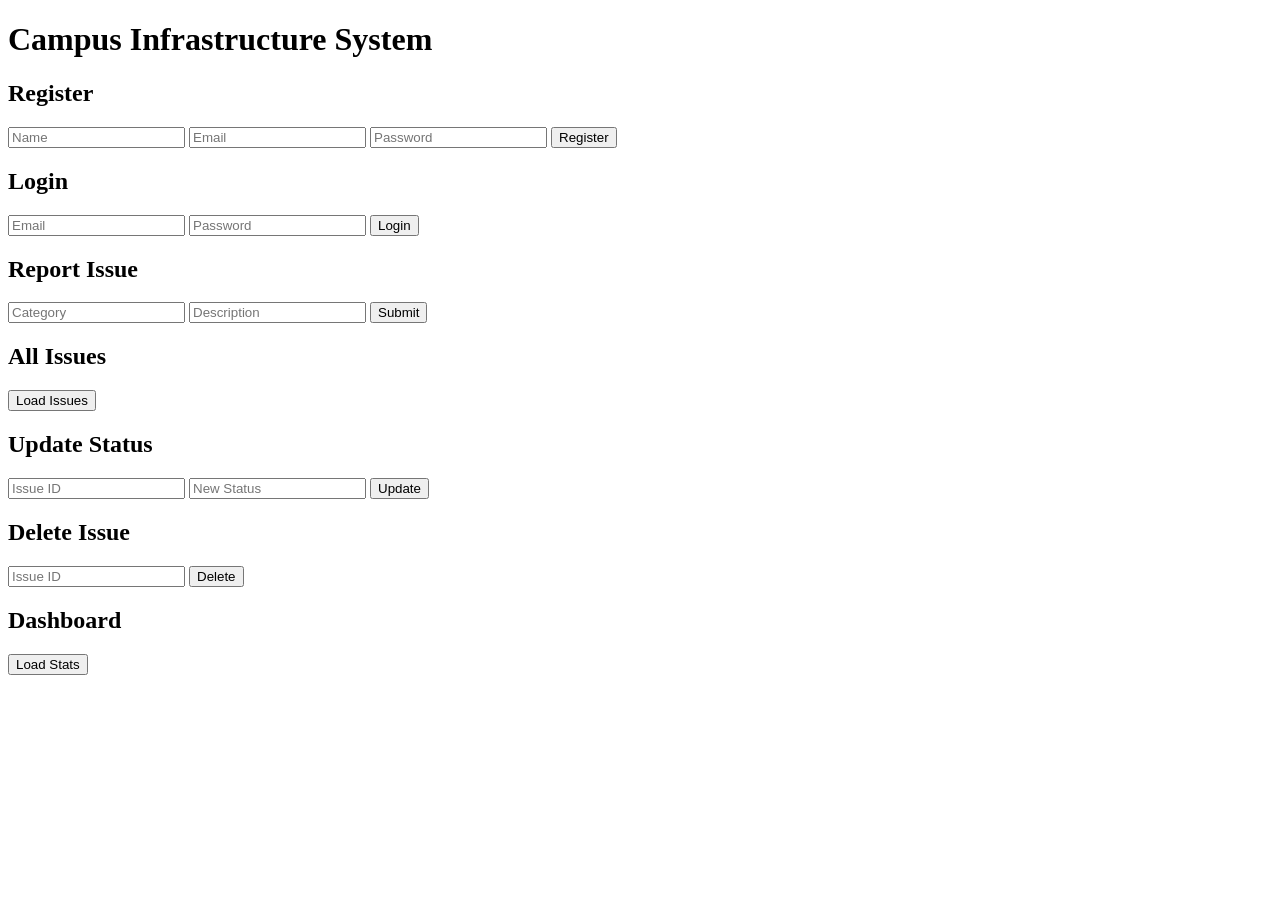
<file: index.html>
<!DOCTYPE html>
<html>
<head>
    <title>Campus Infra Demo</title>
</head>
<body>

<h1>Campus Infrastructure System</h1>

<!-- ================= REGISTER ================= -->
<h2>Register</h2>
<input id="r_name" placeholder="Name">
<input id="r_email" placeholder="Email">
<input id="r_password" placeholder="Password">
<button onclick="register()">Register</button>

<!-- ================= LOGIN ================= -->
<h2>Login</h2>
<input id="l_email" placeholder="Email">
<input id="l_password" placeholder="Password">
<button onclick="login()">Login</button>

<p id="loginStatus"></p>

<!-- ================= REPORT ISSUE ================= -->
<h2>Report Issue</h2>
<input id="category" placeholder="Category">
<input id="desc" placeholder="Description">
<button onclick="reportIssue()">Submit</button>

<!-- ================= GET ISSUES ================= -->
<h2>All Issues</h2>
<button onclick="getIssues()">Load Issues</button>
<ul id="issuesList"></ul>

<!-- ================= UPDATE STATUS ================= -->
<h2>Update Status</h2>
<input id="issue_id" placeholder="Issue ID">
<input id="new_status" placeholder="New Status">
<button onclick="updateStatus()">Update</button>

<!-- ================= DELETE ISSUE ================= -->
<h2>Delete Issue</h2>
<input id="delete_id" placeholder="Issue ID">
<button onclick="deleteIssue()">Delete</button>

<!-- ================= DASHBOARD ================= -->
<h2>Dashboard</h2>
<button onclick="loadDashboard()">Load Stats</button>
<p id="dashboard"></p>

<script>
const BASE_URL = "http://127.0.0.1:5000";

let currentUserId = null;
let currentRole = null;

// ================= REGISTER =================
function register() {
    fetch(`${BASE_URL}/register`, {
        method: "POST",
        headers: {"Content-Type": "application/json"},
        body: JSON.stringify({
            first_name: document.getElementById("r_name").value,
            last_name: "User",
            email: document.getElementById("r_email").value,
            password: document.getElementById("r_password").value,
            date_of_birth: "2000-01-01",
            user_type: "Student"
        })
    })
    .then(res => res.json())
    .then(data => alert(JSON.stringify(data)));
}

// ================= LOGIN =================
function login() {
    fetch(`${BASE_URL}/login`, {
        method: "POST",
        headers: {"Content-Type": "application/json"},
        body: JSON.stringify({
            email: document.getElementById("l_email").value,
            password: document.getElementById("l_password").value
        })
    })
    .then(res => res.json())
    .then(data => {
        if (data.user_id) {
            currentUserId = data.user_id;
            currentRole = data.role;
            document.getElementById("loginStatus").innerText = "Logged in as " + currentRole;
        } else {
            alert(data.error);
        }
    });
}

// ================= REPORT ISSUE =================
function reportIssue() {
    fetch(`${BASE_URL}/report-issue`, {
        method: "POST",
        headers: {
            "Content-Type": "application/json",
            "role": "Student"
        },
        body: JSON.stringify({
            category: document.getElementById("category").value,
            description: document.getElementById("desc").value,
            user_id: currentUserId,
            urgent: false
        })
    })
    .then(res => res.json())
    .then(data => alert(JSON.stringify(data)));
}

// ================= GET ISSUES =================
function getIssues() {
    fetch(`${BASE_URL}/issues`)
    .then(res => res.json())
    .then(data => {
        let list = document.getElementById("issuesList");
        list.innerHTML = "";
        data.forEach(issue => {
            let li = document.createElement("li");
            li.innerText = `ID:${issue.issue_id} | ${issue.category} | ${issue.status}`;
            list.appendChild(li);
        });
    });
}

// ================= UPDATE STATUS =================
function updateStatus() {
    fetch(`${BASE_URL}/update-status/${document.getElementById("issue_id").value}`, {
        method: "PUT",
        headers: {
            "Content-Type": "application/json",
            "role": "Faculty"
        },
        body: JSON.stringify({
            status: document.getElementById("new_status").value
        })
    })
    .then(res => res.json())
    .then(data => alert(JSON.stringify(data)));
}

// ================= DELETE ISSUE =================
function deleteIssue() {
    fetch(`${BASE_URL}/delete-issue/${document.getElementById("delete_id").value}`, {
        method: "DELETE"
    })
    .then(res => res.json())
    .then(data => alert(JSON.stringify(data)));
}

// ================= DASHBOARD =================
function loadDashboard() {
    fetch(`${BASE_URL}/dashboard/total-issues`)
    .then(res => res.json())
    .then(data => {
        document.getElementById("dashboard").innerText =
            "Total Issues: " + data.total_issues;
    });
}
</script>

</body>
</html>
</file>
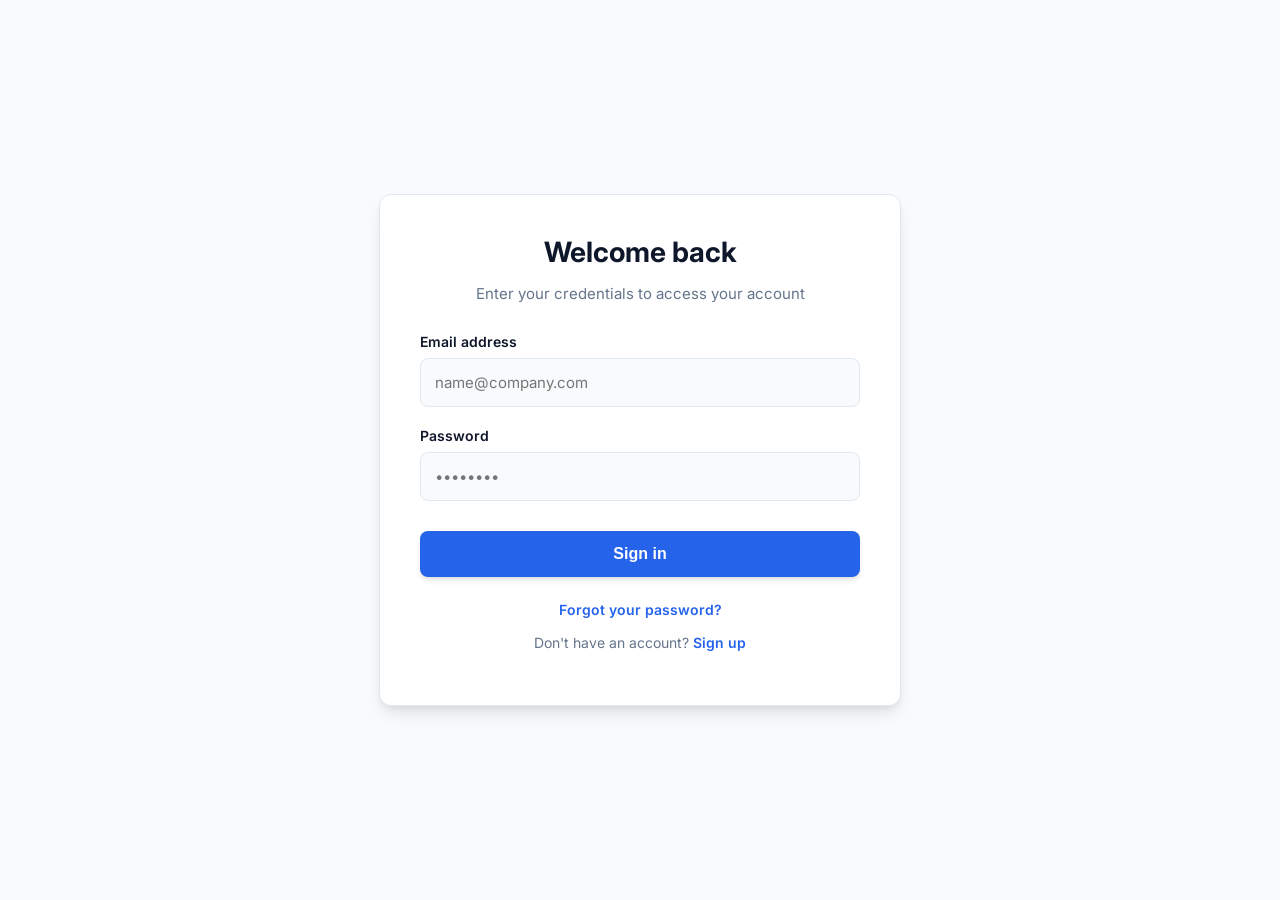
<file: login.html>
<!DOCTYPE html>
<html lang="en">
<head>
    <meta charset="UTF-8">
    <meta name="viewport" content="width=device-width, initial-scale=1.0">
    <title>Login - Infra Flow</title>
    <link rel="stylesheet" href="styles.css">
</head>
<body>
    <div class="page-container">
        <div class="card center-content">
            <h2>Welcome back</h2>
            <p class="subtitle">Enter your credentials to access your account</p>
            <form>
                <div class="form-group">
                    <label>Email address</label>
                    <input type="email" placeholder="name@company.com" required>
                </div>
                <div class="form-group">
                    <label>Password</label>
                    <input type="password" placeholder="••••••••" required>
                </div>
                <button type="submit" class="btn-primary" style="width: 100%; margin-top: 10px;">Sign in</button>
            </form>
            <div class="links">
                <p><a href="#">Forgot your password?</a></p>
                <p style="color: var(--text-muted); margin-top: 16px;">Don't have an account? <a href="register.html">Sign up</a></p>
            </div>
        </div>
    </div>
</body>
</html>
</file>
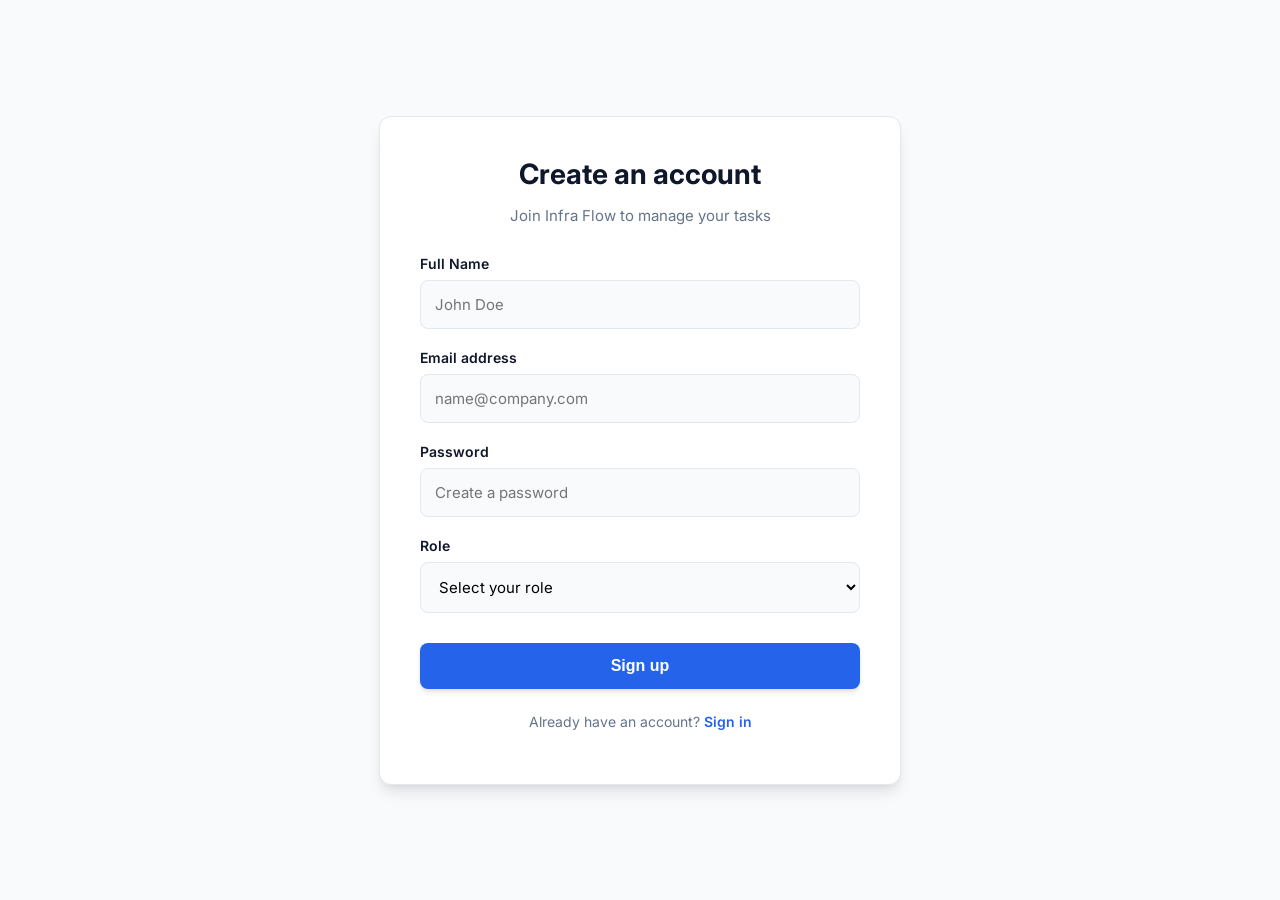
<file: register.html>
<!DOCTYPE html>
<html lang="en">
<head>
    <meta charset="UTF-8">
    <meta name="viewport" content="width=device-width, initial-scale=1.0">
    <title>Register - Infra Flow</title>
    <link rel="stylesheet" href="styles.css">
</head>
<body>
    <div class="page-container">
        <div class="card center-content">
            <h2>Create an account</h2>
            <p class="subtitle">Join Infra Flow to manage your tasks</p>
            <form>
                <div class="form-group">
                    <label>Full Name</label>
                    <input type="text" placeholder="John Doe" required>
                </div>
                <div class="form-group">
                    <label>Email address</label>
                    <input type="email" placeholder="name@company.com" required>
                </div>
                <div class="form-group">
                    <label>Password</label>
                    <input type="password" placeholder="Create a password" required>
                </div>
                <div class="form-group">
                    <label>Role</label>
                    <select required>
                        <option value="" disabled selected>Select your role</option>
                        <option value="user">User</option>
                        <option value="technician">Technician</option>
                    </select>
                </div>
                <button type="submit" class="btn-primary" style="width: 100%; margin-top: 10px;">Sign up</button>
            </form>
            <div class="links">
                <p style="color: var(--text-muted); margin-top: 16px;">Already have an account? <a href="login.html">Sign in</a></p>
            </div>
        </div>
    </div>
</body>
</html>
</file>
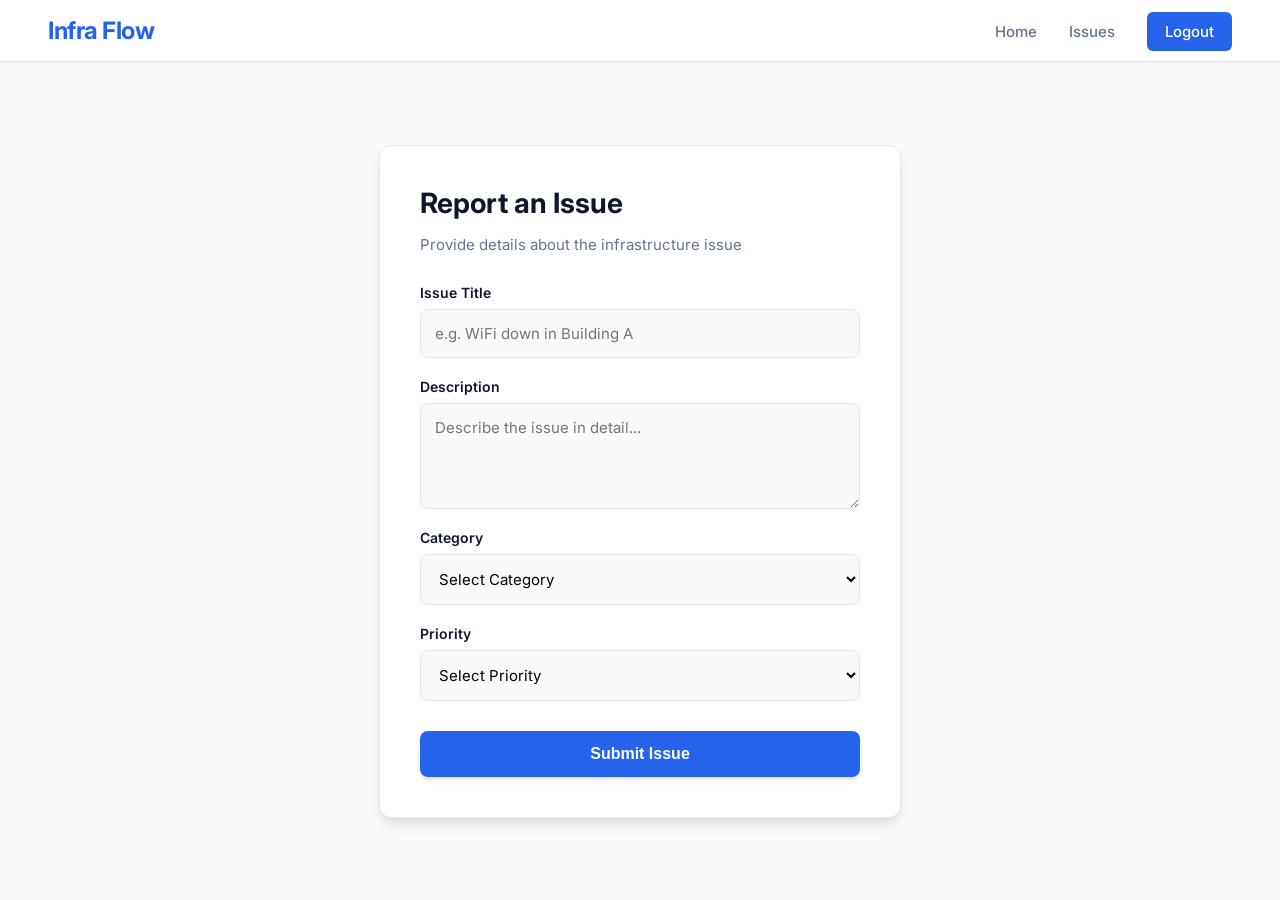
<file: report_issue.html>
<!DOCTYPE html>
<html lang="en">
<head>
    <meta charset="UTF-8">
    <meta name="viewport" content="width=device-width, initial-scale=1.0">
    <title>Report Issue - Infra Flow</title>
    <link rel="stylesheet" href="styles.css">
</head>
<body>
    <nav>
        <h2>Infra Flow</h2>
        <div class="nav-links">
            <a href="front.html">Home</a>
            <a href="view_issues.html">Issues</a>
            <a href="login.html" class="btn-nav">Logout</a>
        </div>
    </nav>
    <div class="page-container">
        <div class="card">
            <h2>Report an Issue</h2>
            <p class="subtitle">Provide details about the infrastructure issue</p>
            <form>
                <div class="form-group">
                    <label>Issue Title</label>
                    <input type="text" placeholder="e.g. WiFi down in Building A" required>
                </div>
                <div class="form-group">
                    <label>Description</label>
                    <textarea placeholder="Describe the issue in detail..." rows="4" required></textarea>
                </div>
                <div class="form-group">
                    <label>Category</label>
                    <select required>
                        <option value="" disabled selected>Select Category</option>
                        <option value="network">Network/Internet</option>
                        <option value="hardware">Hardware</option>
                        <option value="software">Software</option>
                        <option value="other">Other</option>
                    </select>
                </div>
                <div class="form-group">
                    <label>Priority</label>
                    <select required>
                        <option value="" disabled selected>Select Priority</option>
                        <option value="low">Low</option>
                        <option value="medium">Medium</option>
                        <option value="high">High</option>
                    </select>
                </div>
                <button type="submit" class="btn-primary" style="margin-top: 10px;">Submit Issue</button>
            </form>
        </div>
    </div>
</body>
</html>
</file>
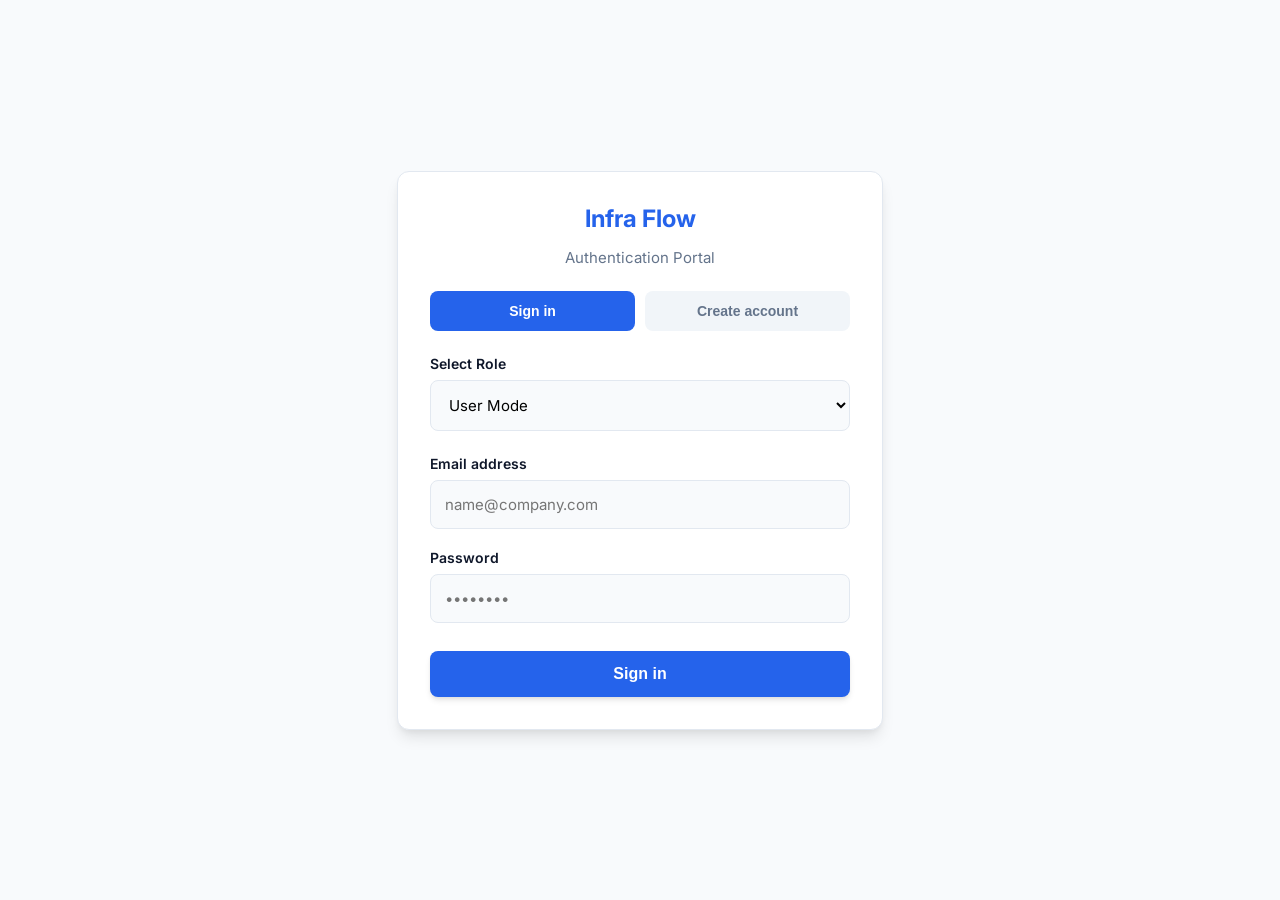
<file: signin.htm>
<!DOCTYPE html>
<html lang="en">
<head>
    <meta charset="UTF-8">
    <meta name="viewport" content="width=device-width, initial-scale=1.0">
    <title>Infra Flow Auth</title>
    <link rel="stylesheet" href="styles.css">
</head>
<body>
    <div class="page-container">
        <div class="card center-content" style="max-width: 420px; padding: 32px;">
            <h2 style="font-size: 24px; color: var(--primary-color);">Infra Flow</h2>
            <p class="subtitle" style="margin-bottom: 24px;">Authentication Portal</p>
            
            <div class="tabs">
                <button id="loginTab" class="active" onclick="showLogin()">Sign in</button>
                <button id="signupTab" onclick="showSignup()">Create account</button>
            </div>

            <div class="form-group" style="margin-bottom: 24px; text-align: left;">
                <label>Select Role</label>
                <select id="role">
                    <option value="user">User Mode</option>
                    <option value="admin">Admin Mode</option>
                </select>
            </div>

            <!-- Login Form -->
            <form id="loginForm">
                <div class="form-group">
                    <label>Email address</label>
                    <input type="email" placeholder="name@company.com" required>
                </div>
                <div class="form-group">
                    <label>Password</label>
                    <input type="password" placeholder="••••••••" required>
                </div>
                <button class="btn-primary" style="width: 100%; margin-top: 8px;">Sign in</button>
            </form>

            <!-- Signup Form -->
            <form id="signupForm" class="hidden">
                <div class="form-group">
                    <label>Full Name</label>
                    <input type="text" placeholder="John Doe" required>
                </div>
                <div class="form-group">
                    <label>Email address</label>
                    <input type="email" placeholder="name@company.com" required>
                </div>
                <div class="form-group">
                    <label>Password</label>
                    <input type="password" placeholder="Create a password" required>
                </div>
                <button class="btn-primary" style="width: 100%; margin-top: 8px;">Sign up</button>
            </form>
        </div>
    </div>

    <script>
    function showLogin(){
        document.getElementById("loginForm").classList.remove("hidden");
        document.getElementById("signupForm").classList.add("hidden");
        document.getElementById("loginTab").classList.add("active");
        document.getElementById("signupTab").classList.remove("active");
    }

    function showSignup(){
        document.getElementById("signupForm").classList.remove("hidden");
        document.getElementById("loginForm").classList.add("hidden");
        document.getElementById("signupTab").classList.add("active");
        document.getElementById("loginTab").classList.remove("active");
    }
    </script>
</body>
</html>
</file>
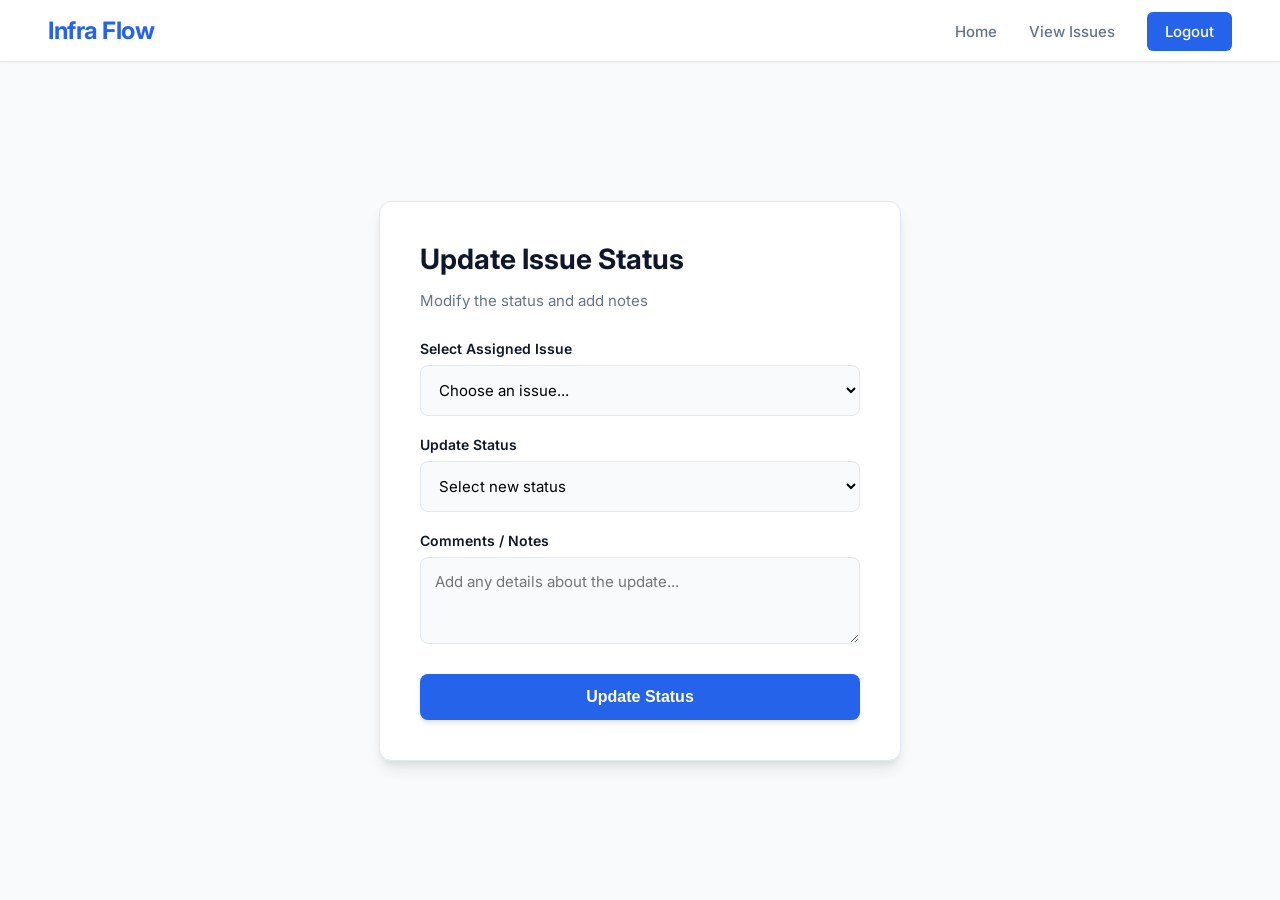
<file: update_status.html>
<!DOCTYPE html>
<html lang="en">
<head>
    <meta charset="UTF-8">
    <meta name="viewport" content="width=device-width, initial-scale=1.0">
    <title>Update Status - Infra Flow</title>
    <link rel="stylesheet" href="styles.css">
</head>
<body>
    <nav>
        <h2>Infra Flow</h2>
        <div class="nav-links">
            <a href="front.html">Home</a>
            <a href="view_issues.html">View Issues</a>
            <a href="login.html" class="btn-nav">Logout</a>
        </div>
    </nav>
    <div class="page-container">
        <div class="card">
            <h2>Update Issue Status</h2>
            <p class="subtitle">Modify the status and add notes</p>
            <form>
                <div class="form-group">
                    <label>Select Assigned Issue</label>
                    <select required>
                        <option value="" disabled selected>Choose an issue...</option>
                        <option value="102">#102 - Printer out of ink</option>
                    </select>
                </div>
                <div class="form-group">
                    <label>Update Status</label>
                    <select required>
                        <option value="" disabled selected>Select new status</option>
                        <option value="open">Open</option>
                        <option value="in_progress">In Progress</option>
                        <option value="resolved">Resolved</option>
                        <option value="closed">Closed</option>
                    </select>
                </div>
                <div class="form-group">
                    <label>Comments / Notes</label>
                    <textarea placeholder="Add any details about the update..." rows="3"></textarea>
                </div>
                <button type="submit" class="btn-primary" style="margin-top: 10px;">Update Status</button>
            </form>
        </div>
    </div>
</body>
</html>
</file>
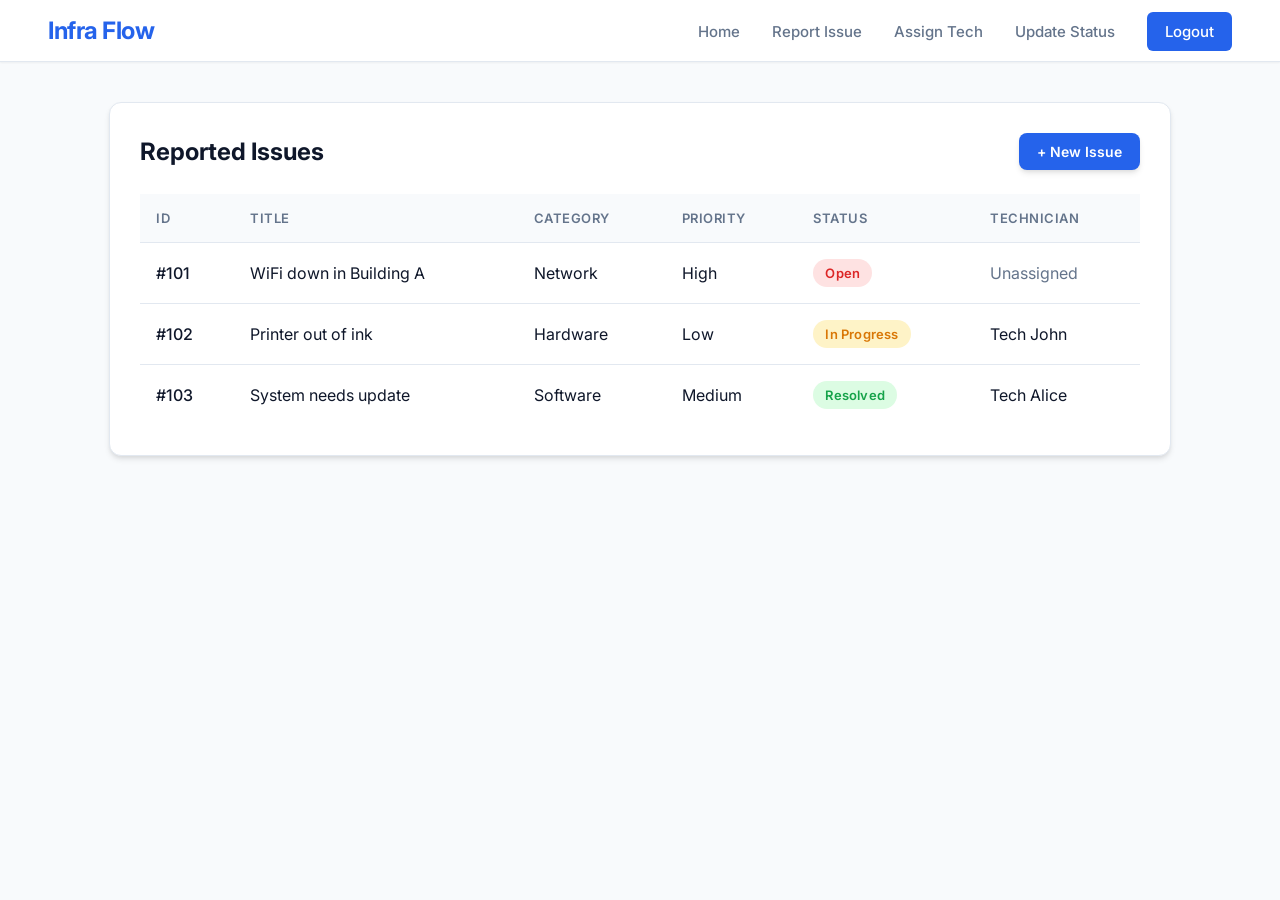
<file: view_issues.html>
<!DOCTYPE html>
<html lang="en">
<head>
    <meta charset="UTF-8">
    <meta name="viewport" content="width=device-width, initial-scale=1.0">
    <title>View Issues - Infra Flow</title>
    <link rel="stylesheet" href="styles.css">
</head>
<body>
    <nav>
        <h2>Infra Flow</h2>
        <div class="nav-links">
            <a href="front.html">Home</a>
            <a href="report_issue.html">Report Issue</a>
            <a href="assign_technician.html">Assign Tech</a>
            <a href="update_status.html">Update Status</a>
            <a href="login.html" class="btn-nav">Logout</a>
        </div>
    </nav>
    <div class="table-container">
        <div class="table-header">
            <h2>Reported Issues</h2>
            <a href="report_issue.html" class="btn-primary" style="padding: 10px 18px; font-size: 14px;">+ New Issue</a>
        </div>
        <table>
            <thead>
                <tr>
                    <th>ID</th>
                    <th>Title</th>
                    <th>Category</th>
                    <th>Priority</th>
                    <th>Status</th>
                    <th>Technician</th>
                </tr>
            </thead>
            <tbody>
                <tr>
                    <td style="font-weight: 500;">#101</td>
                    <td>WiFi down in Building A</td>
                    <td>Network</td>
                    <td>High</td>
                    <td><span class="status open">Open</span></td>
                    <td style="color: var(--text-muted);">Unassigned</td>
                </tr>
                <tr>
                    <td style="font-weight:500;">#102</td>
                    <td>Printer out of ink</td>
                    <td>Hardware</td>
                    <td>Low</td>
                    <td><span class="status in-progress">In Progress</span></td>
                    <td>Tech John</td>
                </tr>
                <tr>
                    <td style="font-weight: 500;">#103</td>
                    <td>System needs update</td>
                    <td>Software</td>
                    <td>Medium</td>
                    <td><span class="status resolved">Resolved</span></td>
                    <td>Tech Alice</td>
                </tr>
            </tbody>
        </table>
    </div>
</body>
</html>
</file>
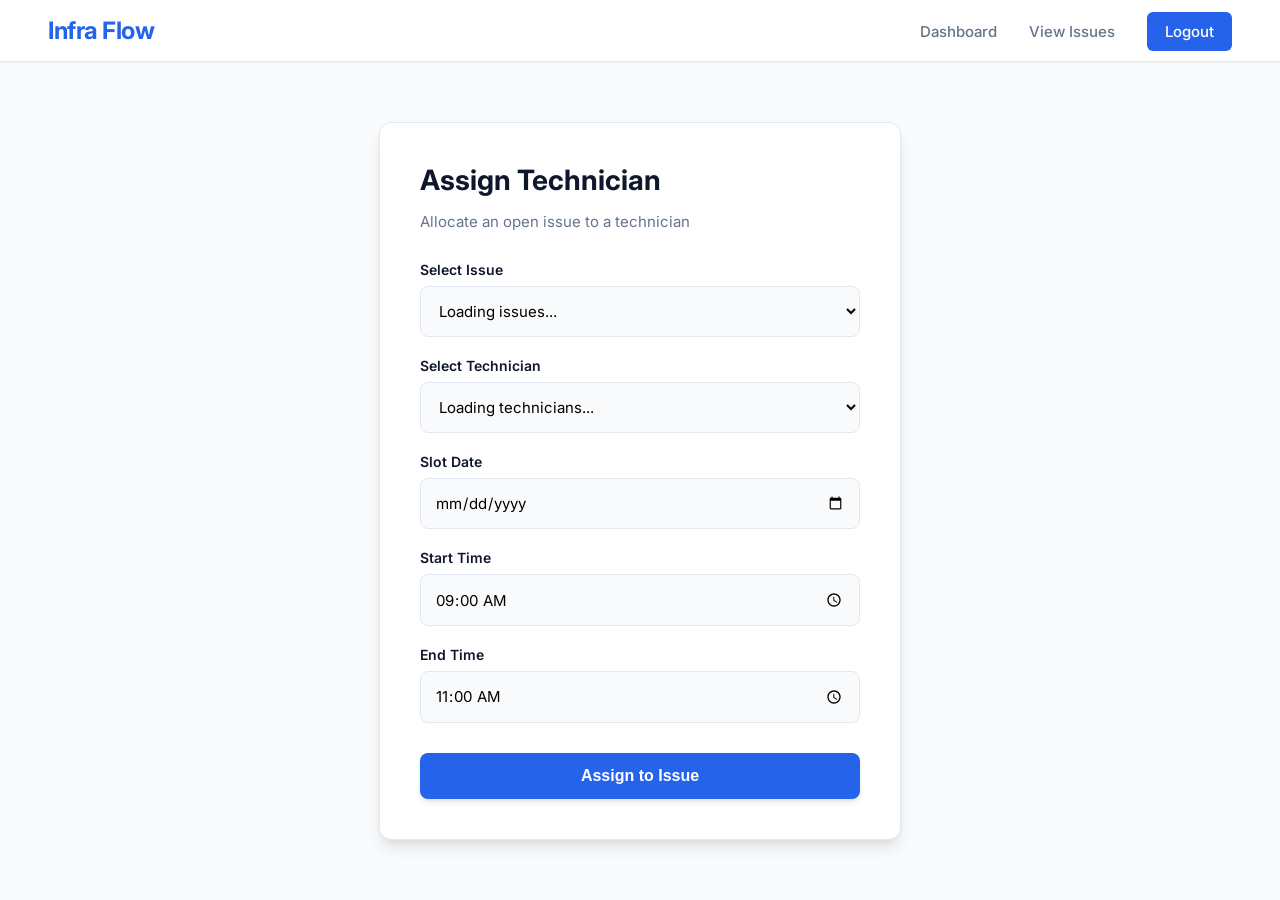
<file: frontend/assign_technician.html>
<!DOCTYPE html>
<html lang="en">
<head>
    <meta charset="UTF-8">
    <meta name="viewport" content="width=device-width, initial-scale=1.0">
    <title>Assign Technician - Infra Flow</title>
    <link rel="stylesheet" href="styles.css">
</head>
<body>
    <nav>
        <h2>Infra Flow</h2>
        <div class="nav-links">
            <a href="admin_dashboard.html">Dashboard</a>
            <a href="view_issues.html">View Issues</a>
            <a href="login.html" class="btn-nav" id="logoutBtn">Logout</a>
        </div>
    </nav>
    <div class="page-container">
        <div class="card">
            <h2>Assign Technician</h2>
            <p class="subtitle">Allocate an open issue to a technician</p>
            <form id="assignForm">
                <div class="form-group">
                    <label>Select Issue</label>
                    <select id="issue_id" required>
                        <option value="" disabled selected>Loading issues...</option>
                    </select>
                </div>
                <div class="form-group">
                    <label>Select Technician</label>
                    <select id="technician_id" required>
                        <option value="" disabled selected>Loading technicians...</option>
                    </select>
                </div>
                <div class="form-group">
                    <label>Slot Date</label>
                    <input type="date" id="slot_date" required>
                </div>
                <div class="form-group">
                    <label>Start Time</label>
                    <input type="time" id="slot_start" value="09:00" required>
                </div>
                <div class="form-group">
                    <label>End Time</label>
                    <input type="time" id="slot_end" value="11:00" required>
                </div>
                <p id="errorMsg" style="color:red; font-size:13px; display:none;"></p>
                <p id="successMsg" style="color:green; font-weight:600; display:none;">✅ Technician assigned!</p>
                <button type="submit" class="btn-primary" style="margin-top: 10px;">Assign to Issue</button>
            </form>
        </div>
    </div>

    <script>
        const API = 'http://localhost:5000';
        const role = localStorage.getItem('role') || 'Faculty';

        // Set minimum date to today
        document.getElementById('slot_date').min = new Date().toISOString().split('T')[0];

        async function loadIssues() {
            const res = await fetch(`${API}/issues`, { headers: { role } });
            const issues = await res.json();
            const sel = document.getElementById('issue_id');
            sel.innerHTML = '<option value="" disabled selected>Choose an issue...</option>';
            issues
                .filter(i => !['Resolved', 'Closed', 'Scheduled'].includes(i.status))
                .forEach(i => {
                    sel.innerHTML += `<option value="${i.issue_id}">#${i.issue_id} - ${i.description.substring(0, 50)}</option>`;
                });
        }

        async function loadTechnicians() {
            const res = await fetch(`${API}/technicians`, { headers: { role } });
            const techs = await res.json();
            const sel = document.getElementById('technician_id');
            sel.innerHTML = '<option value="" disabled selected>Choose a technician...</option>';
            techs.forEach(t => {
                sel.innerHTML += `<option value="${t.technician_id}">${t.name} (${t.specialization}) — ${t.status}</option>`;
            });
        }

        document.getElementById('assignForm').addEventListener('submit', async function(e) {
            e.preventDefault();
            const errorMsg = document.getElementById('errorMsg');
            const successMsg = document.getElementById('successMsg');
            errorMsg.style.display = 'none';
            successMsg.style.display = 'none';

            const payload = {
                issue_id: document.getElementById('issue_id').value,
                technician_id: document.getElementById('technician_id').value,
                slot_date: document.getElementById('slot_date').value,
                slot_start: document.getElementById('slot_start').value,
                slot_end: document.getElementById('slot_end').value
            };

            try {
                const res = await fetch(`${API}/issues/assign`, {
                    method: 'POST',
                    headers: { 'Content-Type': 'application/json', 'role': role },
                    body: JSON.stringify(payload)
                });
                const data = await res.json();

                if (!res.ok) {
                    errorMsg.textContent = data.error || 'Assignment failed.';
                    errorMsg.style.display = 'block';
                    return;
                }

                successMsg.style.display = 'block';
                setTimeout(() => window.location.href = 'admin_dashboard.html', 1500);
            } catch (err) {
                errorMsg.textContent = 'Cannot connect to server. Is Flask running?';
                errorMsg.style.display = 'block';
            }
        });

        document.getElementById('logoutBtn').addEventListener('click', function(e) {
            e.preventDefault();
            localStorage.clear();
            window.location.href = 'login.html';
        });

        loadIssues();
        loadTechnicians();
    </script>
</body>
</html>
</file>
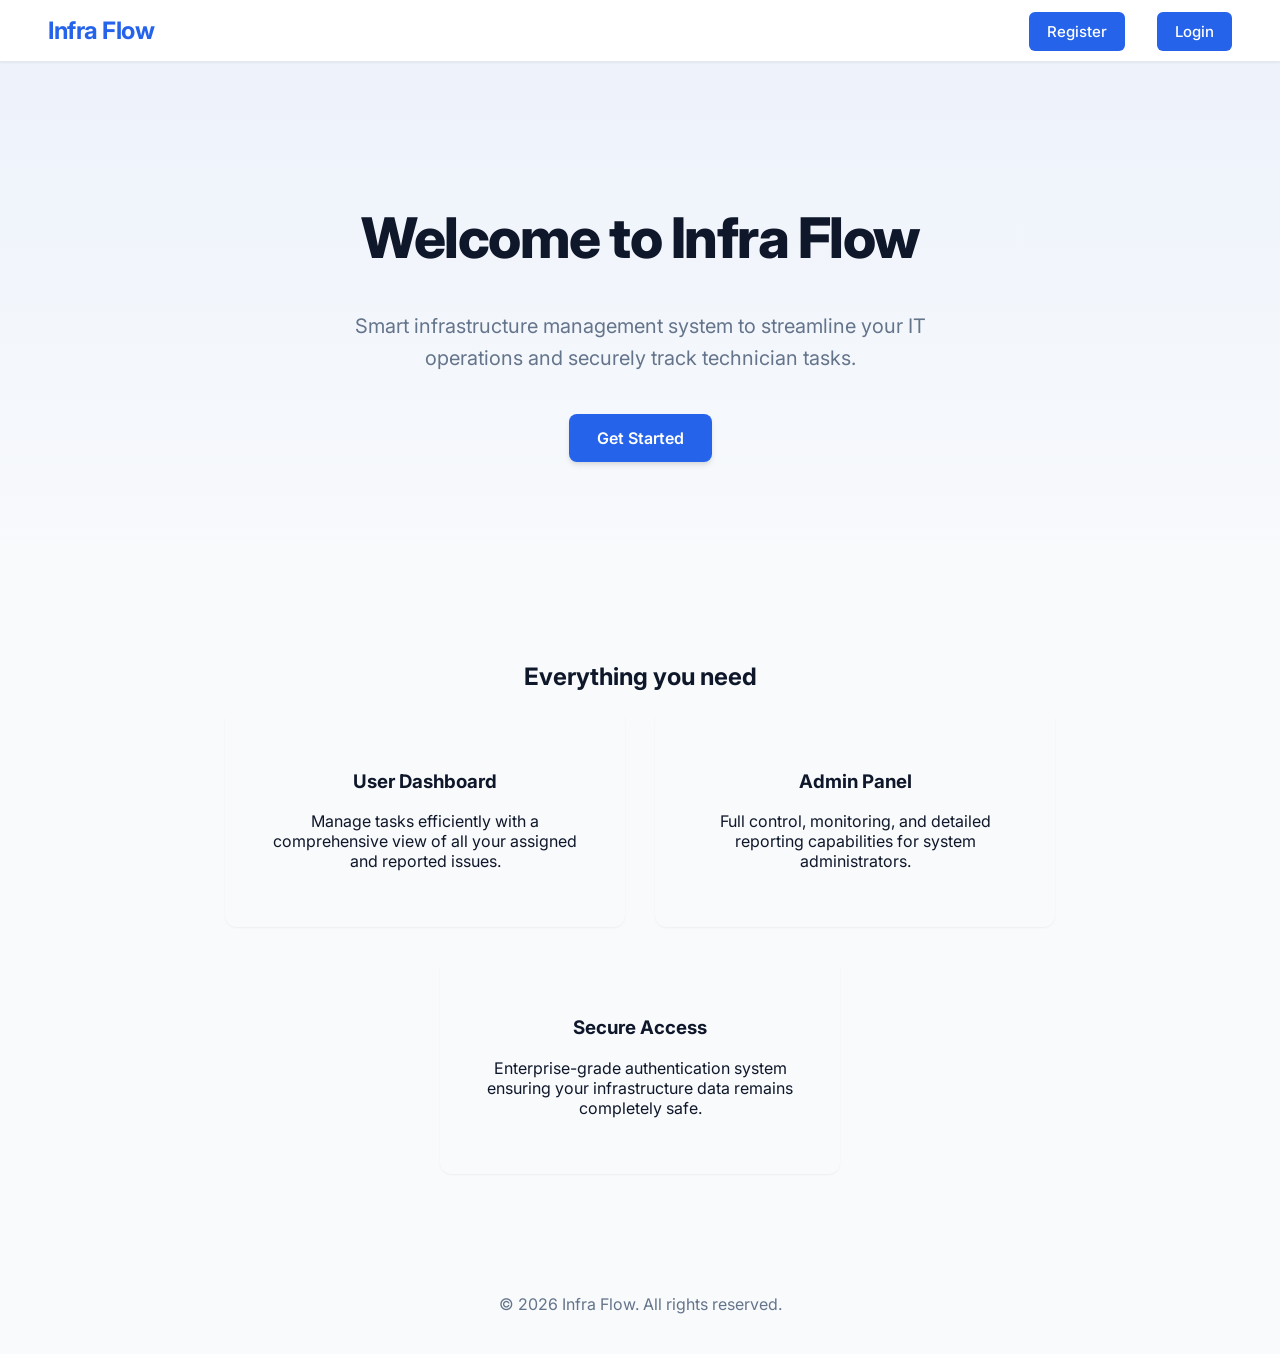
<file: frontend/front.html>
<!DOCTYPE html>
<html lang="en">
<head>
    <meta charset="UTF-8">
    <meta name="viewport" content="width=device-width, initial-scale=1.0">
    <title>Infra Flow</title>
    <link rel="stylesheet" href="styles.css">
</head>
<body>
    <nav>
        <h2>Infra Flow</h2>
        <div class="nav-links">
            <a href="register.html"class="btn-nav">Register</a>
            <a href="login.html" class="btn-nav">Login</a>
        </div>
    </nav>
    <section class="sandy">
        <h1>Welcome to Infra Flow</h1>
        <p>Smart infrastructure management system to streamline your IT operations and securely track technician tasks.</p>
        <a href="login.html" class="btn-primary">Get Started</a>
    </section>
    <section class="features">
        <h2>Everything you need</h2>
        <div class="cards-container">
            <div class="feature-card">
                <h3>User Dashboard</h3>
                <p>Manage tasks efficiently with a comprehensive view of all your assigned and reported issues.</p>
            </div>
            <div class="feature-card">
                <h3>Admin Panel</h3>
                <p>Full control, monitoring, and detailed reporting capabilities for system administrators.</p>
            </div>
            <div class="feature-card">
                <h3>Secure Access</h3>
                <p>Enterprise-grade authentication system ensuring your infrastructure data remains completely safe.</p>
            </div>
        </div>
    </section>
    <footer>
        <p>&copy 2026 Infra Flow. All rights reserved.</p>
    </footer>
</body>
</html>
</file>
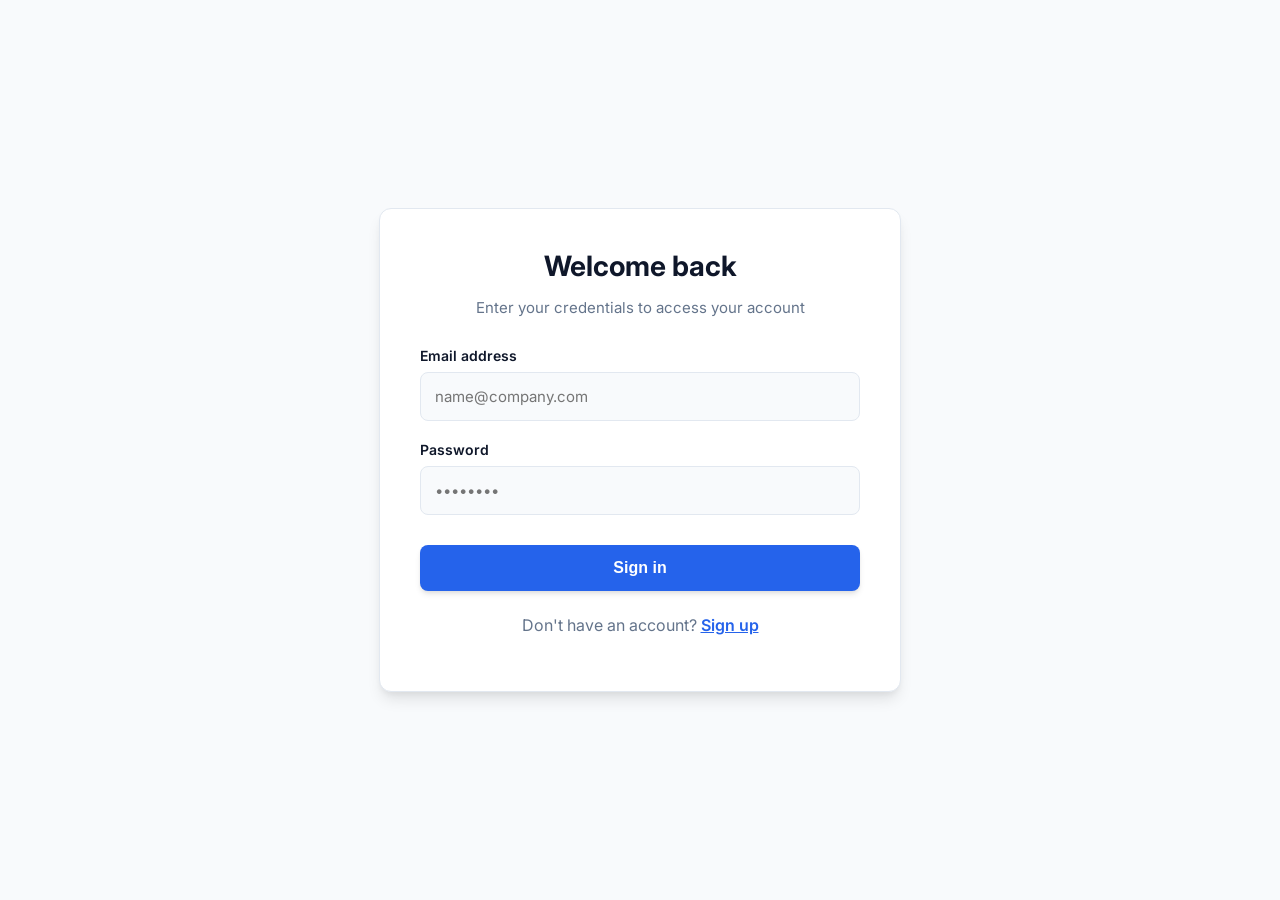
<file: frontend/login.html>
<!DOCTYPE html>
<html lang="en">
<head>
    <meta charset="UTF-8">
    <meta name="viewport" content="width=device-width, initial-scale=1.0">
    <title>Login - Infra Flow</title>
    <link rel="stylesheet" href="styles.css">
</head>
<body>
    <div class="page-container">
        <div class="card center-content">
            <h2>Welcome back</h2>
            <p class="subtitle">Enter your credentials to access your account</p>
            <form id="loginForm">
                <div class="form-group">
                    <label>Email address</label>
                    <input type="email" id="email" placeholder="name@company.com" required>
                </div>
                <div class="form-group">
                    <label>Password</label>
                    <input type="password" id="password" placeholder="••••••••" required>
                </div>
                <p id="errorMsg" style="color:red; font-size:13px; display:none;"></p>
                <button type="submit" class="btn-primary" style="width: 100%; margin-top: 10px;">Sign in</button>
            </form>
            <div class="links">
                <p style="color: var(--text-muted); margin-top: 16px;">Don't have an account? <a href="register.html">Sign up</a></p>
            </div>
        </div>
    </div>

    <script>
        const API = 'http://localhost:5000';

        document.getElementById('loginForm').addEventListener('submit', async function(e) {
            e.preventDefault();
            const email = document.getElementById('email').value;
            const password = document.getElementById('password').value;
            const errorMsg = document.getElementById('errorMsg');
            errorMsg.style.display = 'none';

            try {
                const res = await fetch(`${API}/login`, {
                    method: 'POST',
                    headers: { 'Content-Type': 'application/json' },
                    body: JSON.stringify({ email, password })
                });
                const data = await res.json();

                if (!res.ok) {
                    errorMsg.textContent = data.error || 'Login failed';
                    errorMsg.style.display = 'block';
                    return;
                }

                // Store session info
                localStorage.setItem('user_id', data.user_id);
                localStorage.setItem('role', data.role);
                localStorage.setItem('name', data.name);

                // Route based on role
                if (data.role === 'Faculty' || data.role === 'Staff') {
                    window.location.href = 'admin_dashboard.html';
                } else {
                    window.location.href = 'view_issues.html';
                }
            } catch (err) {
                errorMsg.textContent = 'Cannot connect to server. Is Flask running?';
                errorMsg.style.display = 'block';
            }
        });
    </script>
</body>
</html>
</file>
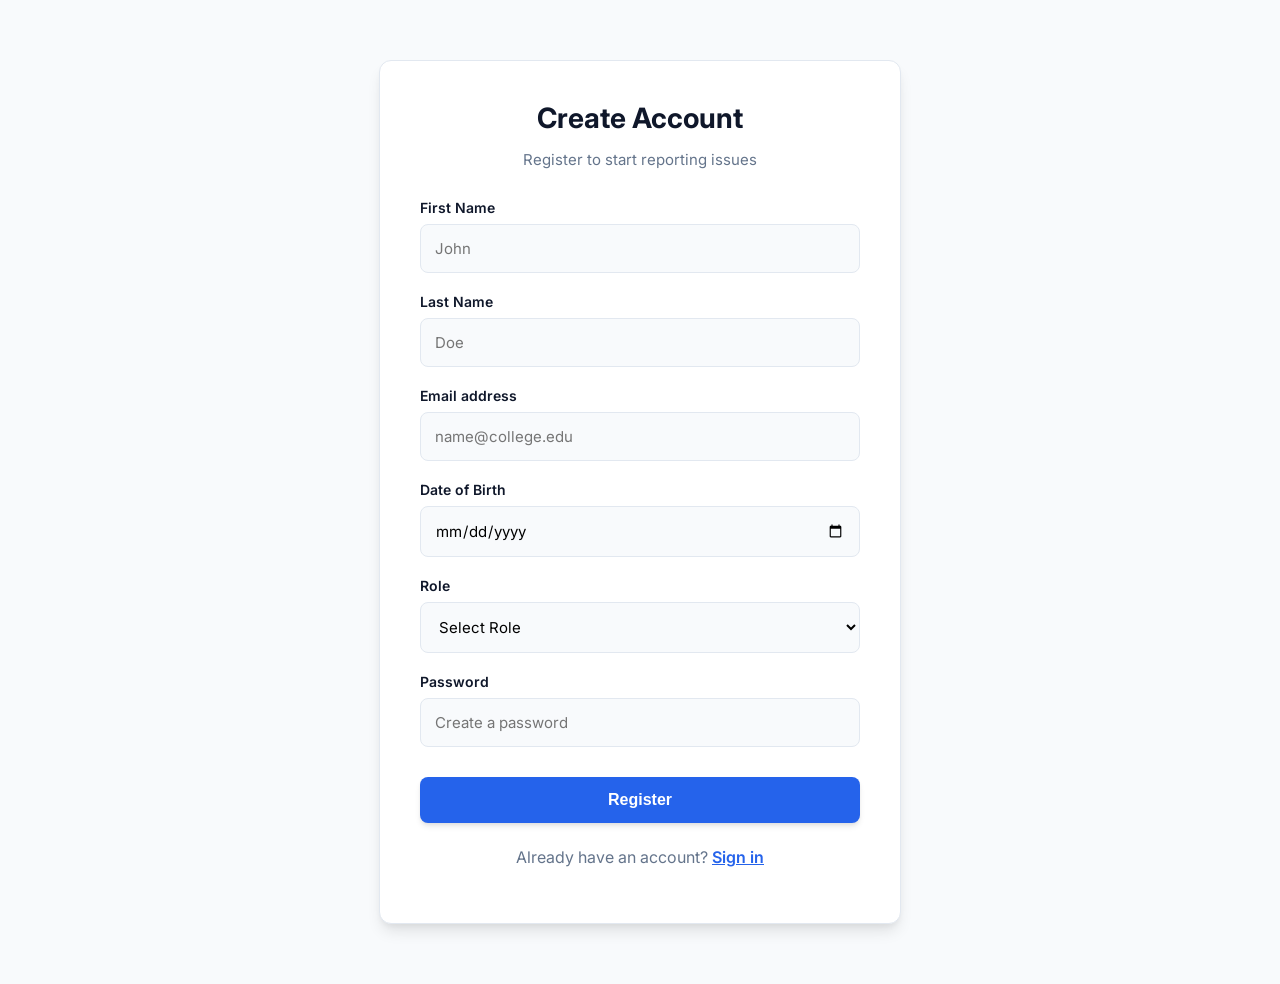
<file: frontend/register.html>
<!DOCTYPE html>
<html lang="en">
<head>
    <meta charset="UTF-8">
    <meta name="viewport" content="width=device-width, initial-scale=1.0">
    <title>Register - Infra Flow</title>
    <link rel="stylesheet" href="styles.css">
</head>
<body>
    <div class="page-container">
        <div class="card center-content">
            <h2>Create Account</h2>
            <p class="subtitle">Register to start reporting issues</p>
            <form id="registerForm">
                <div class="form-group">
                    <label>First Name</label>
                    <input type="text" id="first_name" placeholder="John" required>
                </div>
                <div class="form-group">
                    <label>Last Name</label>
                    <input type="text" id="last_name" placeholder="Doe" required>
                </div>
                <div class="form-group">
                    <label>Email address</label>
                    <input type="email" id="email" placeholder="name@college.edu" required>
                </div>
                <div class="form-group">
                    <label>Date of Birth</label>
                    <input type="date" id="dob" required>
                </div>
                <div class="form-group">
                    <label>Role</label>
                    <select id="user_type" required>
                        <option value="" disabled selected>Select Role</option>
                        <option value="Student">Student</option>
                        <option value="Faculty">Faculty</option>
                        <option value="Staff">Staff</option>
                    </select>
                </div>
                <div class="form-group">
                    <label>Password</label>
                    <input type="password" id="password" placeholder="Create a password" required>
                </div>
                <p id="errorMsg" style="color:red; font-size:13px; display:none;"></p>
                <p id="successMsg" style="color:green; font-size:13px; display:none;">Registered successfully! Redirecting...</p>
                <button type="submit" class="btn-primary" style="width:100%; margin-top:10px;">Register</button>
            </form>
            <div class="links">
                <p style="color: var(--text-muted); margin-top: 16px;">Already have an account? <a href="login.html">Sign in</a></p>
            </div>
        </div>
    </div>

    <script>
        const API = 'http://localhost:5000';

        document.getElementById('registerForm').addEventListener('submit', async function(e) {
            e.preventDefault();
            const errorMsg = document.getElementById('errorMsg');
            const successMsg = document.getElementById('successMsg');
            errorMsg.style.display = 'none';
            successMsg.style.display = 'none';

            const payload = {
                first_name: document.getElementById('first_name').value,
                last_name: document.getElementById('last_name').value,
                email: document.getElementById('email').value,
                date_of_birth: document.getElementById('dob').value,
                user_type: document.getElementById('user_type').value,
                password: document.getElementById('password').value
            };

            try {
                const res = await fetch(`${API}/register`, {
                    method: 'POST',
                    headers: { 'Content-Type': 'application/json' },
                    body: JSON.stringify(payload)
                });
                const data = await res.json();

                if (!res.ok) {
                    errorMsg.textContent = data.error || 'Registration failed';
                    errorMsg.style.display = 'block';
                    return;
                }

                successMsg.style.display = 'block';
                setTimeout(() => window.location.href = 'login.html', 1500);
            } catch (err) {
                errorMsg.textContent = 'Cannot connect to server. Is Flask running?';
                errorMsg.style.display = 'block';
            }
        });
    </script>
</body>
</html>
</file>
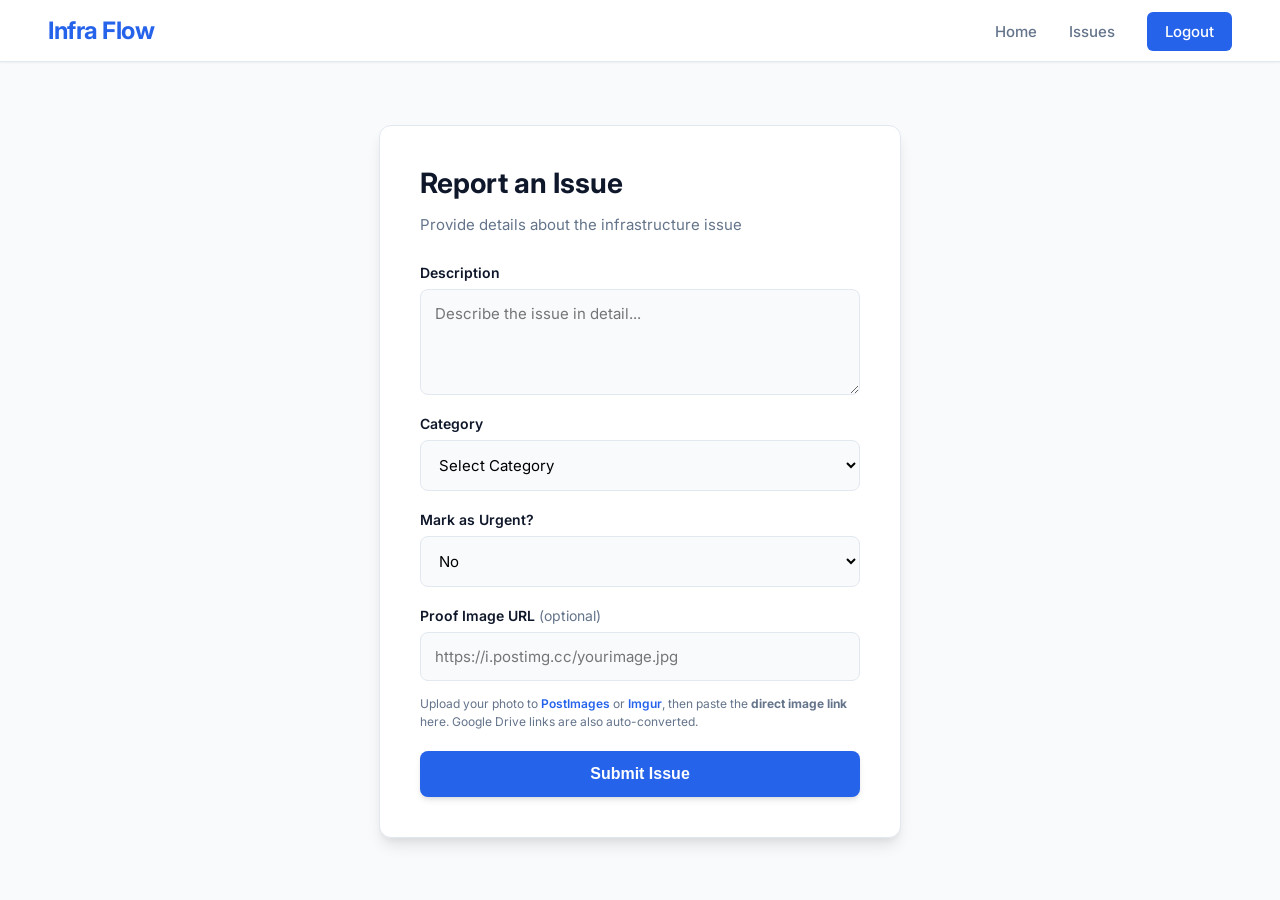
<file: frontend/report_issue.html>
<!DOCTYPE html>
<html lang="en">
<head>
    <meta charset="UTF-8">
    <meta name="viewport" content="width=device-width, initial-scale=1.0">
    <title>Report Issue - Infra Flow</title>
    <link rel="stylesheet" href="styles.css">
    <style>
        #preview {
            display: none;
            max-width: 100%;
            margin-top: 10px;
            border-radius: 8px;
            border: 1px solid var(--border-color);
            max-height: 240px;
            object-fit: cover;
        }
        .image-hint {
            font-size: 12px;
            color: var(--text-muted);
            margin-top: 6px;
            display: block;
            line-height: 1.5;
        }
        .image-hint a {
            color: var(--primary-color);
            text-decoration: none;
            font-weight: 600;
        }
        .url-status {
            font-size: 12px;
            margin-top: 4px;
            display: none;
        }
        .url-status.valid   { color: #16a34a; }
        .url-status.invalid { color: #dc2626; }
    </style>
</head>
<body>
    <nav>
        <h2>Infra Flow</h2>
        <div class="nav-links">
            <a href="front.html">Home</a>
            <a href="view_issues.html">Issues</a>
            <a href="login.html" class="btn-nav" id="logoutBtn">Logout</a>
        </div>
    </nav>

    <div class="page-container">
        <div class="card">
            <h2>Report an Issue</h2>
            <p class="subtitle">Provide details about the infrastructure issue</p>

            <form id="issueForm">
                <div class="form-group">
                    <label>Description</label>
                    <textarea id="description" rows="4"
                        placeholder="Describe the issue in detail..." required></textarea>
                </div>

                <div class="form-group">
                    <label>Category</label>
                    <select id="category" required>
                        <option value="">Select Category</option>
                        <option value="Network">Network / Internet</option>
                        <option value="Electrical">Electrical</option>
                        <option value="Plumbing">Plumbing</option>
                        <option value="Furniture">Furniture</option>
                        <option value="Cleanliness">Cleanliness</option>
                        <option value="Structural">Structural</option>
                        <option value="Other">Other</option>
                    </select>
                </div>

                <div class="form-group">
                    <label>Mark as Urgent?</label>
                    <select id="urgency">
                        <option value="false">No</option>
                        <option value="true">Yes — Urgent</option>
                    </select>
                </div>

                <div class="form-group">
                    <label>
                        Proof Image URL
                        <span style="color:var(--text-muted); font-weight:400;">(optional)</span>
                    </label>
                    <input type="text" id="proof_image"
                        placeholder="https://i.postimg.cc/yourimage.jpg">
                    <span class="url-status" id="urlStatus"></span>
                    <span class="image-hint">
                        Upload your photo to
                        <a href="https://postimages.org" target="_blank">PostImages</a> or
                        <a href="https://imgur.com/upload" target="_blank">Imgur</a>,
                        then paste the <strong>direct image link</strong> here.
                        Google Drive links are also auto-converted.
                    </span>
                    <img id="preview" alt="Proof image preview">
                </div>

                <p id="errorMsg"
                   style="color:red; font-size:13px; display:none;"></p>
                <p id="successMsg"
                   style="color:#16a34a; font-weight:600; display:none;">
                    ✅ Issue submitted successfully! Redirecting...
                </p>
                <button type="submit" class="btn-primary">Submit Issue</button>
            </form>
        </div>
    </div>

    <script>
        const API = 'http://127.0.0.1:5000';

        // Convert Google Drive share links to direct image URL
        function convertGDriveUrl(url) {
            const match = url.match(/drive\.google\.com\/file\/d\/([a-zA-Z0-9_-]+)/);
            if (match) {
                return `https://drive.google.com/uc?export=view&id=${match[1]}`;
            }
            return url;
        }

        // Live preview
        document.getElementById('proof_image').addEventListener('input', function () {
            const raw       = this.value.trim();
            const url       = convertGDriveUrl(raw);
            const preview   = document.getElementById('preview');
            const urlStatus = document.getElementById('urlStatus');

            if (url !== raw) this.value = url; // rewrite if converted

            if (!url) {
                preview.style.display   = 'none';
                urlStatus.style.display = 'none';
                return;
            }

            preview.src            = url;
            preview.style.display  = 'block';
            urlStatus.style.display = 'block';

            preview.onload = () => {
                urlStatus.textContent = '✓ Image loaded successfully';
                urlStatus.className   = 'url-status valid';
            };
            preview.onerror = () => {
                preview.style.display  = 'none';
                urlStatus.textContent  = '✗ Could not load image — check the URL';
                urlStatus.className    = 'url-status invalid';
            };
        });

        document.getElementById('issueForm').addEventListener('submit', async function (e) {
            e.preventDefault();
            const errorMsg   = document.getElementById('errorMsg');
            const successMsg = document.getElementById('successMsg');
            errorMsg.style.display   = 'none';
            successMsg.style.display = 'none';

            const description = document.getElementById('description').value.trim();
            const category    = document.getElementById('category').value;
            const urgency     = document.getElementById('urgency').value === 'true';
            const proof_image = document.getElementById('proof_image').value.trim();
            const user_id     = localStorage.getItem('user_id');
            const role        = localStorage.getItem('role') || 'Student';

            if (!description || !category) {
                errorMsg.textContent = 'Please fill in all required fields.';
                errorMsg.style.display = 'block';
                return;
            }

            // ✅ DEBUG: log exactly what we're sending
            const payload = { description, category, urgency, user_id, proof_image };
            console.log('Submitting payload:', payload);

            try {
                const res  = await fetch(`${API}/issues`, {
                    method: 'POST',
                    headers: {
                        'Content-Type': 'application/json',
                        'role': role
                    },
                    body: JSON.stringify(payload)
                });
                const data = await res.json();
                console.log('Server response:', data);

                if (!res.ok) {
                    errorMsg.textContent = data.error || 'Submission failed.';
                    errorMsg.style.display = 'block';
                    return;
                }

                successMsg.style.display = 'block';
                this.reset();
                document.getElementById('preview').style.display   = 'none';
                document.getElementById('urlStatus').style.display = 'none';
                setTimeout(() => window.location.href = 'view_issues.html', 1500);
            } catch (err) {
                console.error('Submit error:', err);
                errorMsg.textContent = 'Cannot connect to server. Is Flask running?';
                errorMsg.style.display = 'block';
            }
        });

        document.getElementById('logoutBtn').addEventListener('click', function (e) {
            e.preventDefault();
            localStorage.clear();
            window.location.href = 'login.html';
        });
    </script>
</body>
</html>
</file>
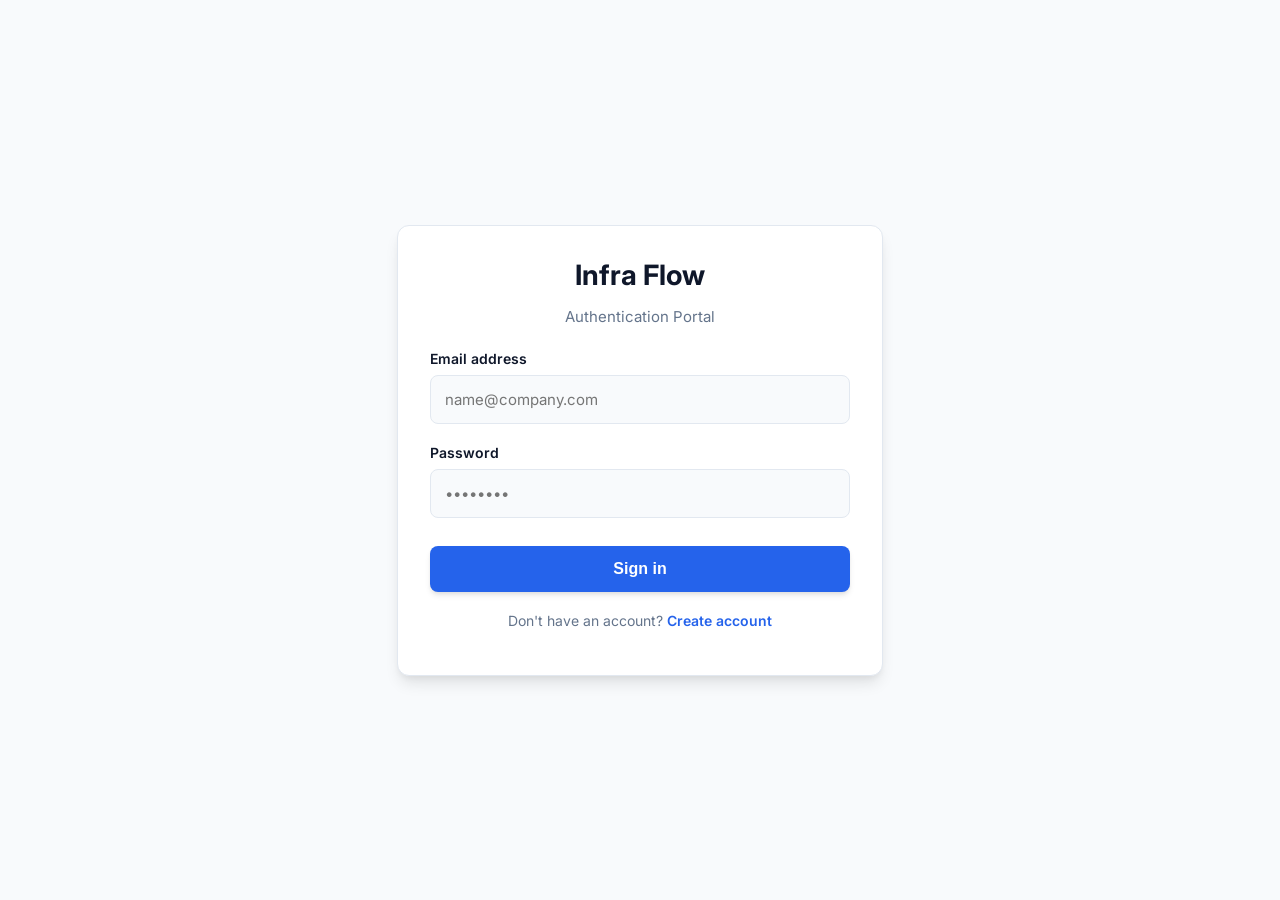
<file: frontend/signin.html>
<!DOCTYPE html>
<html lang="en">
<head>
    <meta charset="UTF-8">
    <meta name="viewport" content="width=device-width, initial-scale=1.0">
    <title>Infra Flow Auth</title>
    <link rel="stylesheet" href="styles.css">
</head>
<body>
    <div class="page-container">
        <div class="card center-content auth-card">
            <h2 class="auth-title">Infra Flow</h2>
            <p class="subtitle mb-24">Authentication Portal</p>
            
            <form id="loginForm">
                <div class="form-group">
                    <label>Email address</label>
                    <input type="email" id="emailInput" placeholder="name@company.com" required>
                </div>
                <div class="form-group">
                    <label>Password</label>
                    <input type="password" id="passwordInput" placeholder="••••••••" required>
                </div>
                <button type="submit" class="btn-primary w-100 mt-8">Sign in</button>
            </form>
            <div class="links auth-links text-center">
                <p>Don't have an account? <a href="register.html">Create account</a></p>
            </div>
        </div>
    </div>
    <script>
    document.getElementById('loginForm').addEventListener('submit', async function(e) {
        e.preventDefault();
        const email = document.getElementById('emailInput').value;
        const password = document.getElementById('passwordInput').value;

        try {
            const response = await fetch('http://127.0.0.1:5000/login', {
                method: 'POST',
                headers: { 'Content-Type': 'application/json' },
                body: JSON.stringify({ email, password })
            });
            const data = await response.json();
            
            if (response.ok) {
                localStorage.setItem('access_token', data.access_token);
                localStorage.setItem('user_id', data.user_id);
                localStorage.setItem('role', data.role);
                
                // Redirect based on role
                const role = data.role.toLowerCase();
                if (role === 'admin' || role === 'faculty' || role === 'staff') {
                    window.location.href = 'admin_dashboard.html';
                } else {
                    window.location.href = 'user_dashboard.html';
                }
            } else {
                alert('Login failed: ' + (data.error || 'Unknown error'));
            }
        } catch (error) {
            console.error('Error:', error);
            alert('Network error. Is the backend running?');
        }
    });
    </script>
</body>
</html>
</file>
<file: styles.css>
@import url('https://fonts.googleapis.com/css2?family=Inter:wght@400;500;600;700&display=swap');
:root {
    --bg-color: #f8fafc;  
    --surface-color: #ffffff;
    --primary-color: #2563eb; 
    --primary-hover: #1d4ed8; 
    --text-main: #0f172a; 
    --text-muted: #64748b; 
    --border-color: #e2e8f0; 
    --navbar-bg: #ffffff;
    --navbar-text: #0f172a;
    --shadow-sm: 0 1px 2px 0 rgba(0, 0, 0, 0.05);
    --shadow-md: 0 4px 6px -1px rgba(0, 0, 0, 0.1), 0 2px 4px -1px rgba(0, 0, 0, 0.06);
    --shadow-lg: 0 10px 15px -3px rgba(0, 0, 0, 0.1), 0 4px 6px -2px rgba(0, 0, 0, 0.05);
    --radius: 12px;
}
body {
    margin: 0;
    font-family: 'Inter', sans-serif;
    background-color: var(--bg-color);
    color: var(--text-main);
    display: flex;
    flex-direction: column;
    min-height: 100vh;}
nav {
    display: flex;
    justify-content: space-between;
    align-items: center;
    padding: 16px 48px;
    background: var(--navbar-bg);
    color: var(--navbar-text);
    box-shadow: var(--shadow-sm);
    position: sticky;
    top: 0;
    z-index: 50;
    border-bottom: 1px solid var(--border-color);
}
nav h2 {
    margin: 0;
    font-size: 24px;
    font-weight: 700;
    color: var(--primary-color);
    letter-spacing: -0.5px;
}
nav .nav-links a {
    color: var(--text-muted);
    text-decoration: none;
    margin-left: 28px;
    font-weight: 500;
    font-size: 15px;
    transition: color 0.2s;
}
nav .nav-links a:hover {
    color: var(--primary-color);
}
nav .nav-links a.btn-nav {
    background: var(--primary-color);
    color: white;
    padding: 10px 18px;
    border-radius: 6px;
}
nav .nav-links a.btn-nav:hover {
    background: var(--primary-hover);
    color: white;
} 
.sandy {
    flex-grow: 1;
    display: flex;
    flex-direction: column;
    justify-content: center;
    align-items: center;
    text-align: center;
    padding: 100px 20px;
    background: linear-gradient(180deg, rgba(37, 99, 235, 0.05) 0%, rgba(248, 250, 252, 0) 100%);
}

.sandy h1 {
    font-size: 56px;
    font-weight: 800;
    line-height: 1.1;
    color: var(--text-main);
    letter-spacing: -1.5px;
    margin-bottom: 20px;
    max-width: 800px;
}

.sandy p {
    font-size: 20px;
    color: var(--text-muted);
    margin-bottom: 40px;
    max-width: 600px;
    line-height: 1.6;
}
.btn-primary {
    padding: 14px 28px;
    border: none;
    border-radius: 8px;
    background: var(--primary-color);
    color: white;
    font-size: 16px;
    font-weight: 600;
    cursor: pointer;
    box-shadow: var(--shadow-md);
    transition: all 0.2s ease;
    text-decoration: none;
    display: inline-flex;
    align-items: center;
    justify-content: center;
}
.btn-primary:hover {
    background: var(--primary-hover);
    transform: translateY(-1px);
    box-shadow: var(--shadow-lg);
} 
.page-container {
    display: flex;
    flex-direction: column;
    align-items: center;
    justify-content: center;
    flex-grow: 1;
    padding: 60px 20px;
}
.card {
    background: var(--surface-color);
    padding: 40px;
    border-radius: var(--radius);
    width: 100%;
    max-width: 440px;
    box-shadow: var(--shadow-lg);
    border: 1px solid var(--border-color);
}
.card.center-content {
    text-align: center;
}
.card h2 {
    margin-top: 0;
    margin-bottom: 8px;
    font-size: 28px;
    font-weight: 700;
    color: var(--text-main);
}
.card p.subtitle {
    color: var(--text-muted);
    font-size: 15px;
    margin-bottom: 30px;
} 
form {
    display: flex;
    flex-direction: column;
    gap: 20px;
    text-align: left;
}
.form-group {
    display: flex;
    flex-direction: column;
    gap: 8px;
}
.form-group label {
    font-size: 14px;
    font-weight: 600;
    color: var(--text-main);
}
input, select, textarea {
    padding: 14px;
    border-radius: 8px;
    border: 1px solid var(--border-color);
    outline: none;
    font-family: 'Inter', sans-serif;
    font-size: 15px;
    background-color: #f8fafc;
    transition: border-color 0.2s, background-color 0.2s, box-shadow 0.2s;
}
input:focus, select:focus, textarea:focus {
    border-color: var(--primary-color);
    background-color: #fff;
    box-shadow: 0 0 0 4px rgba(37, 99, 235, 0.1);
}
textarea {
    resize: vertical;
} 
.table-container {
    background: var(--surface-color);
    padding: 30px;
    border-radius: var(--radius);
    width: 100%;
    max-width: 1000px;
    box-shadow: var(--shadow-md);
    border: 1px solid var(--border-color);
    margin: 40px auto;
}
.table-header {
    display: flex;
    justify-content: space-between;
    align-items: center;
    margin-bottom: 24px;
}
.table-header h2 {
    margin: 0;
    font-size: 24px;
    color: var(--text-main);
}
table {
    width: 100%;
    border-collapse: separate;
    border-spacing: 0;
}
th, td {
    padding: 16px;
    text-align: left;
    border-bottom: 1px solid var(--border-color);
}
th {
    background-color: #f8fafc;
    color: var(--text-muted);
    font-weight: 600;
    font-size: 13px;
    text-transform: uppercase;
    letter-spacing: 0.5px;
}
tr:last-child td {
    border-bottom: none;
}

tbody tr {
    transition: background-color 0.15s;
}
tbody tr:hover {
    background-color: #f1f5f9;
} 
.status {
    padding: 6px 12px;
    border-radius: 20px;
    font-size: 13px;
    font-weight: 600;
    display: inline-block;
    letter-spacing: 0.2px;
}
.status.open { background: #fee2e2; color: #dc2626; }
.status.in-progress { background: #fef3c7; color: #d97706; }
.status.resolved { background: #dcfce3; color: #16a34a; }
 .links {
    margin-top: 24px;
    font-size: 14px;
    text-align: center;
}
.links a {
    color: var(--primary-color);
    text-decoration: none;
    font-weight: 600;
}
.links a:hover {
    text-decoration: underline;
}
.tabs {
    display: flex;
    gap: 10px;
    margin-bottom: 24px;
}
.tabs button {
    flex: 1;
    padding: 12px;
    background: #f1f5f9;
    color: var(--text-muted);
    border: none;
    border-radius: 8px;
    font-weight: 600;
    cursor: pointer;
    font-size: 14px;
    transition: all 0.2s;
}
.tabs button.active {
    background: var(--primary-color);
    color: white;
}
.hidden { display: none !important; } 
.features {
    padding: 80px 20px;
    background: var(--surface-color);
    text-align: center;
    border-top: 1px solid var(--border-color);
}
.features h2 {
    font-size: 36px;
    margin-bottom: 50px;
    color: var(--text-main);
    letter-spacing: -0.5px;
}
.cards-container {
    display: flex;
    justify-content: center;
    gap: 30px;
    flex-wrap: wrap;
    max-width: 1200px;
    margin: 0 auto;
}
.feature-card {
    background: var(--surface-color);
    padding: 40px;
    border-radius: var(--radius);
    width: 320px;
    box-shadow: var(--shadow-sm);
    border: 1px solid var(--border-color);
    transition: transform 0.2s, box-shadow 0.2s;
    text-align: center;
}
.feature-card:hover {
    transform: translateY(-4px);
    box-shadow: var(--shadow-lg);
}
.feature-card h3 {
    margin-top: 0;
    color: var(--primary-color);
    font-size: 20px;
    margin-bottom: 12px;
}
.feature-card p {
    color: var(--text-muted);
    line-height: 1.6;
    margin: 0;
}
footer {
    background: var(--surface-color);
    padding: 24px;
    text-align: center;
    color: var(--text-muted);
    font-size: 14px;
    border-top: 1px solid var(--border-color);
}
</file>
<file: frontend/styles.css>
@import url('https://fonts.googleapis.com/css2?family=Inter:wght@400;500;600;700&display=swap');

:root {
    --bg-color: #f8fafc;  
    --surface-color: #ffffff;
    --primary-color: #2563eb; 
    --primary-hover: #1d4ed8; 
    --text-main: #0f172a; 
    --text-muted: #64748b; 
    --border-color: #e2e8f0; 
    --navbar-bg: #ffffff;
    --navbar-text: #0f172a;
    --shadow-sm: 0 1px 2px 0 rgba(0, 0, 0, 0.05);
    --shadow-md: 0 4px 6px -1px rgba(0, 0, 0, 0.1), 0 2px 4px -1px rgba(0, 0, 0, 0.06);
    --shadow-lg: 0 10px 15px -3px rgba(0, 0, 0, 0.1), 0 4px 6px -2px rgba(0, 0, 0, 0.05);
    --radius: 12px;
}

body {
    margin: 0;
    font-family: 'Inter', sans-serif;
    background-color: var(--bg-color);
    color: var(--text-main);
    display: flex;
    flex-direction: column;
    min-height: 100vh;
}

/* NAVBAR */
nav {
    display: flex;
    justify-content: space-between;
    align-items: center;
    padding: 16px 48px;
    background: var(--navbar-bg);
    color: var(--navbar-text);
    box-shadow: var(--shadow-sm);
    position: sticky;
    top: 0;
    z-index: 50;
    border-bottom: 1px solid var(--border-color);
}

nav h2 {
    margin: 0;
    font-size: 24px;
    font-weight: 700;
    color: var(--primary-color);
    letter-spacing: -0.5px;
}

nav .nav-links a {
    color: var(--text-muted);
    text-decoration: none;
    margin-left: 28px;
    font-weight: 500;
    font-size: 15px;
    transition: color 0.2s;
}

nav .nav-links a:hover {
    color: var(--primary-color);
}

nav .nav-links a.btn-nav {
    background: var(--primary-color);
    color: white;
    padding: 10px 18px;
    border-radius: 6px;
}

nav .nav-links a.btn-nav:hover {
    background: var(--primary-hover);
    color: white;
}

/* HERO */
.sandy {
    flex-grow: 1;
    display: flex;
    flex-direction: column;
    justify-content: center;
    align-items: center;
    text-align: center;
    padding: 100px 20px;
    background: linear-gradient(180deg, rgba(37, 99, 235, 0.05) 0%, rgba(248, 250, 252, 0) 100%);
}

.sandy h1 {
    font-size: 56px;
    font-weight: 800;
    line-height: 1.1;
    color: var(--text-main);
    letter-spacing: -1.5px;
    margin-bottom: 20px;
    max-width: 800px;
}

.sandy p {
    font-size: 20px;
    color: var(--text-muted);
    margin-bottom: 40px;
    max-width: 600px;
    line-height: 1.6;
}

/* BUTTON */
.btn-primary {
    padding: 14px 28px;
    border: none;
    border-radius: 8px;
    background: var(--primary-color);
    color: white;
    font-size: 16px;
    font-weight: 600;
    cursor: pointer;
    box-shadow: var(--shadow-md);
    transition: all 0.2s ease;
    text-decoration: none;
    display: inline-flex;
    align-items: center;
    justify-content: center;
}

.btn-primary:hover {
    background: var(--primary-hover);
    transform: translateY(-1px);
    box-shadow: var(--shadow-lg);
}

/* PAGE */
.page-container {
    display: flex;
    flex-direction: column;
    align-items: center;
    justify-content: center;
    flex-grow: 1;
    padding: 60px 20px;
}

/* CARD */
.card {
    background: var(--surface-color);
    padding: 40px;
    border-radius: var(--radius);
    width: 100%;
    max-width: 440px;
    box-shadow: var(--shadow-lg);
    border: 1px solid var(--border-color);
}

.card.center-content {
    text-align: center;
}

.card h2 {
    margin-top: 0;
    margin-bottom: 8px;
    font-size: 28px;
    font-weight: 700;
    color: var(--text-main);
}

.card p.subtitle {
    color: var(--text-muted);
    font-size: 15px;
    margin-bottom: 30px;
}

/* FORM */
form {
    display: flex;
    flex-direction: column;
    gap: 20px;
    text-align: left;
}

.form-group {
    display: flex;
    flex-direction: column;
    gap: 8px;
}

.form-group label {
    font-size: 14px;
    font-weight: 600;
    color: var(--text-main);
}

input, select, textarea {
    padding: 14px;
    border-radius: 8px;
    border: 1px solid var(--border-color);
    outline: none;
    font-family: 'Inter', sans-serif;
    font-size: 15px;
    background-color: #f8fafc;
    transition: border-color 0.2s, background-color 0.2s, box-shadow 0.2s;
}

input:focus, select:focus, textarea:focus {
    border-color: var(--primary-color);
    background-color: #fff;
    box-shadow: 0 0 0 4px rgba(37, 99, 235, 0.1);
}

textarea {
    resize: vertical;
}

/* TABLE */
.table-container {
    background: var(--surface-color);
    padding: 30px;
    border-radius: var(--radius);
    width: 100%;
    max-width: 1000px;
    box-shadow: var(--shadow-md);
    border: 1px solid var(--border-color);
    margin: 40px auto;
}

.table-header {
    display: flex;
    justify-content: space-between;
    align-items: center;
    margin-bottom: 24px;
}

.table-header h2 {
    margin: 0;
    font-size: 24px;
    color: var(--text-main);
}

table {
    width: 100%;
    border-collapse: separate;
    border-spacing: 0;
}

th, td {
    padding: 16px;
    text-align: left;
    border-bottom: 1px solid var(--border-color);
}

th {
    background-color: #f8fafc;
    color: var(--text-muted);
    font-weight: 600;
    font-size: 13px;
    text-transform: uppercase;
}

tbody tr:hover {
    background-color: #f1f5f9;
}

/* STATUS */
.status {
    padding: 6px 12px;
    border-radius: 20px;
    font-size: 13px;
    font-weight: 600;
}

.status.open { background: #fee2e2; color: #dc2626; }
.status.in-progress { background: #fef3c7; color: #d97706; }
.status.resolved { background: #dcfce3; color: #16a34a; }

/* PRIORITY */
.priority {
    padding: 6px 12px;
    border-radius: 20px;
    font-size: 13px;
    font-weight: 600;
}

.priority.high { background: #fee2e2; color: #dc2626; }
.priority.medium { background: #fef3c7; color: #d97706; }
.priority.low { background: #dcfce3; color: #16a34a; }
.priority.critical { background: #7f1d1d; color: #ffffff; }

/* LINKS */
.links {
    margin-top: 24px;
    text-align: center;
}

.links a {
    color: var(--primary-color);
    font-weight: 600;
}

/* FEATURES */
.features {
    padding: 80px 20px;
    text-align: center;
}

.cards-container {
    display: flex;
    gap: 30px;
    flex-wrap: wrap;
    justify-content: center;
}

.feature-card {
    padding: 40px;
    border-radius: var(--radius);
    width: 320px;
    box-shadow: var(--shadow-sm);
} 
footer {
    padding: 24px;
    text-align: center;
    color: var(--text-muted);
} 
input[type="file"] {
    padding: 10px;
    background-color: #f8fafc;
    border: 1px dashed var(--border-color);
    cursor: pointer;
}

input[type="file"]:hover {
    border-color: var(--primary-color);
}
 
#preview {
    margin-top: 10px;
    max-width: 100%;
    max-height: 200px;
    border-radius: 8px;
    display: none;
    border: 1px solid var(--border-color);
    box-shadow: var(--shadow-sm);
}
 
.success-msg {
    color: #16a34a;
    font-size: 14px;
    font-weight: 500;
    margin-top: 10px;
    display: none;
}

 
.tabs {
    display: flex;
    gap: 10px;
    margin-bottom: 24px;
    border-bottom: 1px solid var(--border-color);
}

.tabs button {
    flex: 1;
    background: none;
    border: none;
    padding: 12px;
    font-size: 15px;
    font-weight: 600;
    color: var(--text-muted);
    cursor: pointer;
    border-bottom: 2px solid transparent;
    margin-bottom: -1px;
    transition: all 0.2s;
}

.tabs button:hover {
    color: var(--text-main);
}

.tabs button.active {
    color: var(--primary-color);
    border-bottom-color: var(--primary-color);
}

.hidden {
    display: none !important;
}
 
.mt-0 { margin-top: 0 !important; }
.mt-8 { margin-top: 8px !important; }
.mt-10 { margin-top: 10px !important; }
.mt-16 { margin-top: 16px !important; }
.mb-24 { margin-bottom: 24px !important; }
.pt-40-pb-20 { padding-top: 40px; padding-bottom: 20px; }
.text-left { text-align: left !important; }
.text-center { text-align: center !important; }
.w-100 { width: 100% !important; }

.dashboard-header-card {
    max-width: 1000px;
    margin-bottom: 30px;
}
.dashboard-actions {
    display: flex;
    gap: 15px;
    margin-top: 20px;
    flex-wrap: wrap;
}
.filter-row {
    display: flex;
    gap: 10px;
    align-items: center;
}
.filter-label {
    font-size: 14px;
    font-weight: 600;
}
.filter-select {
    padding: 8px 12px;
    font-size: 14px;
}
.priority.unassigned {
    background: #e2e8f0;
    color: #475569;
}

.auth-card {
    max-width: 420px;
    padding: 32px;
}
.auth-title {
    font-size: 24px;
    color: var(--primary-color);
    margin: 0;
}
.auth-links {
    margin-top: 20px;
}
.auth-links p {
    font-size: 14px;
    color: var(--text-muted);
}
.auth-links a {
    color: var(--primary-color);
    font-weight: 600;
    text-decoration: none;
}
.btn-dark {
    background: #111827;
}
.btn-dark:hover {
    background: #000000;
}
.btn-outline-primary {
    background: var(--surface-color) !important;
    color: var(--primary-color) !important;
    border: 1px solid var(--primary-color) !important;
}
.btn-outline-primary:hover {
    background: #eff6ff !important;
} 
@media (max-width: 480px) {
    .card {
        padding: 25px;
    }

    nav {
        padding: 12px 20px;
    }

    .nav-links a {
        margin-left: 15px;
    }
}
</file>
